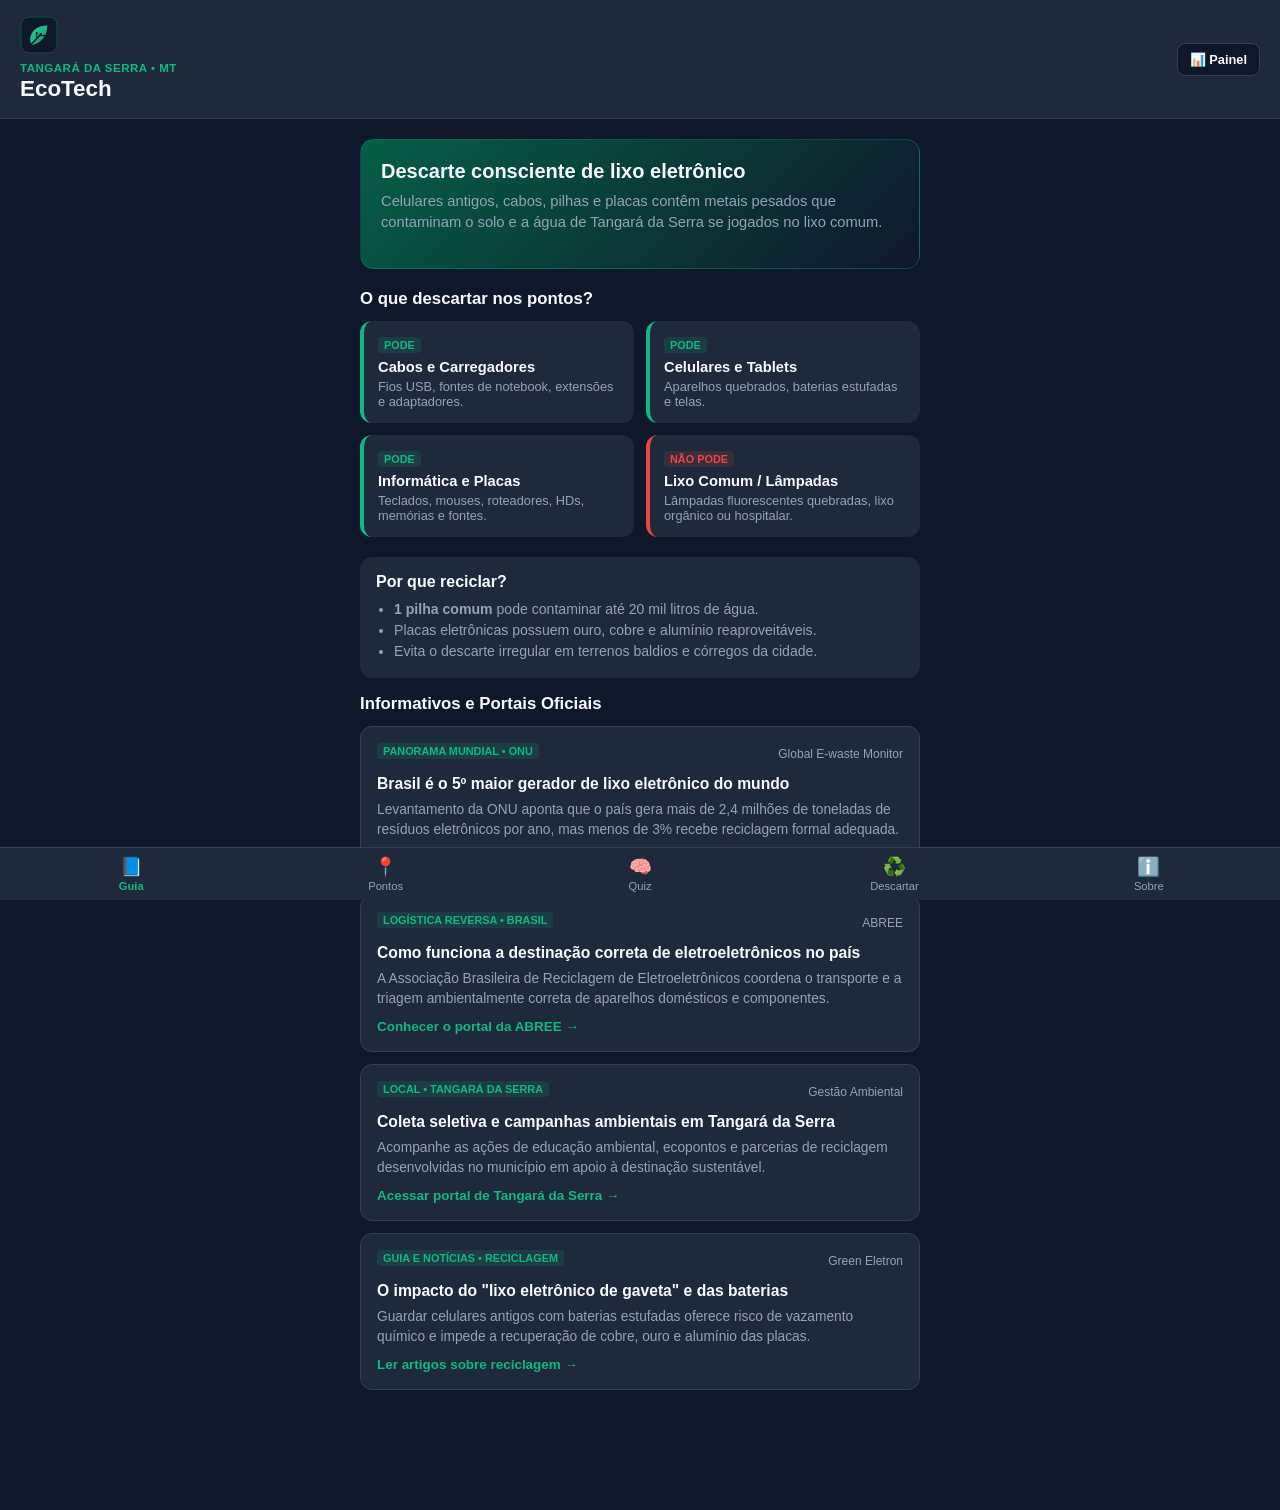
<file: index.html>
<!DOCTYPE html>
<html lang="pt-BR">

<head>
    <link rel="icon" type="image/svg+xml" href="logo-ecotech.svg" />
    <meta charset="UTF-8" />
    <meta name="viewport" content="width=device-width, initial-scale=1.0, maximum-scale=1.0, user-scalable=no" />
    <meta name="theme-color" content="#0f172a" />
    <title>EcoTech TGA — Lixo Eletrônico</title>
    <link rel="manifest" href="manifest.json" />
    <link rel="stylesheet" href="style.css" />
</head>

<body>
    <header class="app-header">
        <div class="brand-box">
            <img src="logo-ecotech.svg" alt="Símbolo EcoTech" class="brand-logo" />
            <div class="header-info">
                <span class="badge">Tangará da Serra • MT</span>
                <h1>EcoTech</h1>
            </div>
        </div>
        <div class="header-actions">
            <a href="painel.html" class="btn-panel" title="Painel de Monitoramento">📊 Painel</a>
            <button id="btnInstall" class="btn-install hidden">Instalar App</button>
        </div>
    </header>

    <main id="app-content">
        <!-- ABA 1: INÍCIO / GUIA -->
        <section id="tab-guia" class="tab-view active">
            <div class="hero-card">
                <h2>Descarte consciente de lixo eletrônico</h2>
                <p>Celulares antigos, cabos, pilhas e placas contêm metais pesados que contaminam o solo e a água de
                    Tangará da Serra se jogados no lixo comum.</p>
            </div>

            <h3>O que descartar nos pontos?</h3>
            <div class="grid-cards">
                <div class="info-card ok">
                    <span class="tag">PODE</span>
                    <h4>Cabos e Carregadores</h4>
                    <p>Fios USB, fontes de notebook, extensões e adaptadores.</p>
                </div>
                <div class="info-card ok">
                    <span class="tag">PODE</span>
                    <h4>Celulares e Tablets</h4>
                    <p>Aparelhos quebrados, baterias estufadas e telas.</p>
                </div>
                <div class="info-card ok">
                    <span class="tag">PODE</span>
                    <h4>Informática e Placas</h4>
                    <p>Teclados, mouses, roteadores, HDs, memórias e fontes.</p>
                </div>
                <div class="info-card no">
                    <span class="tag">NÃO PODE</span>
                    <h4>Lixo Comum / Lâmpadas</h4>
                    <p>Lâmpadas fluorescentes quebradas, lixo orgânico ou hospitalar.</p>
                </div>
            </div>

            <div class="impact-box">
                <h4>Por que reciclar?</h4>
                <ul>
                    <li><strong>1 pilha comum</strong> pode contaminar até 20 mil litros de água.</li>
                    <li>Placas eletrônicas possuem ouro, cobre e alumínio reaproveitáveis.</li>
                    <li>Evita o descarte irregular em terrenos baldios e córregos da cidade.</li>
                </ul>
            </div>

            <h3>Informativos e Portais Oficiais</h3>
            <div class="news-list">
                <article class="news-card">
                    <div class="news-meta">
                        <span class="tag">PANORAMA MUNDIAL • ONU</span>
                        <small>Global E-waste Monitor</small>
                    </div>
                    <h4>Brasil é o 5º maior gerador de lixo eletrônico do mundo</h4>
                    <p>Levantamento da ONU aponta que o país gera mais de 2,4 milhões de toneladas de resíduos
                        eletrônicos
                        por ano, mas menos de 3% recebe reciclagem formal adequada.</p>
                    <a href="https://ewastemonitor.info/" target="_blank" rel="noopener noreferrer"
                        class="news-link">Acessar dados da ONU (E-waste Monitor) →</a>
                </article>

                <article class="news-card">
                    <div class="news-meta">
                        <span class="tag">LOGÍSTICA REVERSA • BRASIL</span>
                        <small>ABREE</small>
                    </div>
                    <h4>Como funciona a destinação correta de eletroeletrônicos no país</h4>
                    <p>A Associação Brasileira de Reciclagem de Eletroeletrônicos coordena o transporte e a triagem
                        ambientalmente correta de aparelhos domésticos e componentes.</p>
                    <a href="https://abree.org.br/" target="_blank" rel="noopener noreferrer" class="news-link">Conhecer
                        o
                        portal da ABREE →</a>
                </article>

                <article class="news-card">
                    <div class="news-meta">
                        <span class="tag">LOCAL • TANGARÁ DA SERRA</span>
                        <small>Gestão Ambiental</small>
                    </div>
                    <h4>Coleta seletiva e campanhas ambientais em Tangará da Serra</h4>
                    <p>Acompanhe as ações de educação ambiental, ecopontos e parcerias de reciclagem desenvolvidas no
                        município em apoio à destinação sustentável.</p>
                    <a href="https://tangaradaserra.mt.gov.br/" target="_blank" rel="noopener noreferrer"
                        class="news-link">Acessar portal de Tangará da Serra →</a>
                </article>

                <article class="news-card">
                    <div class="news-meta">
                        <span class="tag">GUIA E NOTÍCIAS • RECICLAGEM</span>
                        <small>Green Eletron</small>
                    </div>
                    <h4>O impacto do "lixo eletrônico de gaveta" e das baterias</h4>
                    <p>Guardar celulares antigos com baterias estufadas oferece risco de vazamento químico e impede a
                        recuperação de cobre, ouro e alumínio das placas.</p>
                    <a href="https://greeneletron.org.br/blog/" target="_blank" rel="noopener noreferrer"
                        class="news-link">Ler artigos sobre reciclagem →</a>
                </article>
            </div>
        </section>

        <!-- ABA 2: PONTOS DE COLETA EM TANGARÁ -->
        <section id="tab-pontos" class="tab-view">
            <h2>Pontos de Coleta — Tangará da Serra</h2>
            <p class="subtitle">Locais para entrega voluntária de resíduos eletroeletrônicos na cidade:</p>

            <div class="point-card featured">
                <div class="point-header">
                    <span class="featured-badge">⭐ Recomendado • Ponto Principal</span>
                    <h3>COOPERTAN — Cooperativa de Reciclagem</h3>
                </div>
                <p>Ponto principal parceiro para recebimento, triagem e destinação ambientalmente correta de lixo
                    eletrônico, cabos, placas, computadores e periféricos em Tangará da Serra.</p>
                <a href="https://maps.app.goo.gl/ckA5drokcVVUzpir9" target="_blank" rel="noopener noreferrer"
                    class="btn-map btn-featured">Traçar Rota no Google Maps</a>
            </div>

            <div class="point-card">
                <div class="point-header">
                    <span class="point-type">Ponto Oficial / Público</span>
                    <h3>SAMAE / Ecopontos Municipais</h3>
                </div>
                <p>Recebimento de pequenos volumes de eletroeletrônicos e resíduos domésticos nos setores da cidade
                    (limite de 1m³ por CPF/dia).</p>
                <a href="https://www.google.com/maps/search/SAMAE+Tangara+da+Serra+MT" target="_blank"
                    rel="noopener noreferrer" class="btn-map">Abrir no Google Maps</a>
            </div>

            <div class="point-card">
                <div class="point-header">
                    <span class="point-type">Ponto Educacional / Parceiro</span>
                    <h3>IFMT / UNEMAT / Escolas Parceiras</h3>
                </div>
                <p>Pontos de entrega voluntária vinculados às campanhas de educação ambiental e coleta seletiva na rede
                    de ensino local.</p>
                <a href="https://www.google.com/maps/search/IFMT+Tangara+da+Serra+MT" target="_blank"
                    rel="noopener noreferrer" class="btn-map">Abrir no Google Maps</a>
            </div>

            <div class="point-card">
                <div class="point-header">
                    <span class="point-type">Ponto Projeto EcoTech</span>
                    <h3>Caixa Coletora — Polo / Parceiro Local</h3>
                </div>
                <p>Ponto temporário de arrecadação de cabos, pilhas, carregadores e pequenos periféricos para destinação
                    ambientalmente correta.</p>
                <a href="https://www.google.com/maps/search/Centro+Tangara+da+Serra+MT" target="_blank"
                    rel="noopener noreferrer" class="btn-map">Ver Localização</a>
            </div>
        </section>

        <!-- ABA 3: QUIZ EDUCATIVO -->
        <section id="tab-quiz" class="tab-view">
            <h2>Quiz EcoTech</h2>
            <p class="subtitle">Teste seus conhecimentos sobre lixo eletrônico (5 perguntas rápidas):</p>

            <div id="quiz-container" class="card-box">
                <div id="quiz-progress">Pergunta 1 de 5</div>
                <h3 id="quiz-question">Carregando...</h3>
                <div id="quiz-options" class="options-list"></div>
                <div id="quiz-feedback" class="feedback hidden"></div>
                <button id="btn-next-question" class="btn-primary hidden">Próxima Pergunta</button>
            </div>

            <div id="quiz-result" class="card-box hidden">
                <h3>Resultado Final</h3>
                <p id="quiz-score-text"></p>
                <button id="btn-restart-quiz" class="btn-primary">Refazer Quiz</button>
            </div>
        </section>

        <!-- ABA 4: REGISTRO DE DESCARTE -->
        <section id="tab-registro" class="tab-view">
            <h2>Registrar Descarte</h2>
            <p class="subtitle">Vai levar algum item ao ponto de coleta em Tangará da Serra? Registre aqui para
                contabilizarmos o impacto do projeto:</p>

            <form id="discard-form" class="card-box">
                <label>Bairro em Tangará da Serra:</label>
                <input type="text" id="bairro" placeholder="Ex: Centro, Vila Alta, Jardim Europa..." required />

                <label>O que você vai descartar?</label>
                <div class="checkbox-group">
                    <label><input type="checkbox" name="item" value="Cabos/Carregadores" /> Cabos e Carregadores</label>
                    <label><input type="checkbox" name="item" value="Pilhas/Baterias" /> Pilhas e Baterias</label>
                    <label><input type="checkbox" name="item" value="Celular/Tablet" /> Celular ou Tablet</label>
                    <label><input type="checkbox" name="item" value="Periféricos/Placas" /> Mouse, Teclado ou
                        Placas</label>
                </div>

                <label>Quantidade aproximada de peças:</label>
                <input type="number" id="qtd" min="1" max="100" value="1" required />

                <button type="submit" class="btn-primary">Confirmar Registro</button>
            </form>

            <div class="stats-card">
                <h4>Impacto Registrado no App</h4>
                <p><strong id="total-registros">0</strong> descartes registrados pela comunidade</p>
                <p><strong id="total-pecas">0</strong> peças encaminhadas para descarte correto</p>
            </div>
        </section>

        <!-- ABA 5: SOBRE, SEGURANÇA E DIREITOS AUTORAIS -->
        <section id="tab-sobre" class="tab-view">
            <h2>Sobre o EcoTech</h2>
            <p class="subtitle">Transparência, normas de segurança e informações institucionais do projeto:</p>

            <div class="card-box">
                <span class="tag">PROPÓSITO DO PROJETO</span>
                <h3>Por que o EcoTech foi criado?</h3>
                <p class="legal-text">
                    O <strong>Projeto EcoTech</strong> é uma iniciativa de extensão universitária do curso de Análise e
                    Desenvolvimento de Sistemas, desenvolvida com foco na comunidade de <strong>Tangará da Serra -
                        MT</strong>.
                </p>
                <p class="legal-text">
                    Seu objetivo é unir tecnologia acessível e educação ambiental para orientar a população sobre os
                    riscos do descarte irregular de resíduos eletroeletrônicos e facilitar o acesso aos pontos de coleta
                    da cidade.
                </p>
            </div>

            <div class="card-box security-card">
                <span class="tag">NORMAS DE SEGURANÇA</span>
                <h3>Proteção de Dados e Manuseio</h3>
                <ul class="legal-list">
                    <li><strong>Sanitização de Dados (LGPD):</strong> Antes de descartar celulares, notebooks ou HDs,
                        faça backup, remova chips (SIM) e cartões SD, desvincule suas contas (Google/iCloud) e restaure
                        o aparelho para os padrões de fábrica.</li>
                    <li><strong>Segurança Física de Baterias:</strong> Nunca perfure, amasse, desmonte ou incinere
                        baterias estufadas ou danificadas, pois há risco de vazamento tóxico e incêndio.</li>
                    <li><strong>Privacidade no Aplicativo:</strong> Este Web App não coleta dados pessoais sensíveis,
                        não exige cadastro e não utiliza cookies de rastreamento comercial.</li>
                </ul>
            </div>

            <div class="card-box">
                <span class="tag">DIREITOS AUTORAIS E AVISO LEGAL</span>
                <h3>Propriedade Intelectual</h3>
                <p class="legal-text">
                    <strong>© 2026 Projeto EcoTech TGA.</strong> Aplicação desenvolvida exclusivamente para fins
                    educacionais, comunitários e sem fins lucrativos.
                </p>
                <p class="legal-text">
                    As marcas, logotipos e endereços de entidades públicas e cooperativas citadas (como COOPERTAN, SAMAE
                    e instituições de ensino) pertencem aos seus respectivos órgãos e são divulgados apenas como
                    utilidade pública.
                </p>
            </div>
        </section>
    </main>

    <!-- NAVEGAÇÃO INFERIOR ESTILO APP -->
    <nav class="bottom-nav">
        <button class="nav-btn active" data-target="tab-guia">
            <span>📘</span>
            <small>Guia</small>
        </button>
        <button class="nav-btn" data-target="tab-pontos">
            <span>📍</span>
            <small>Pontos</small>
        </button>
        <button class="nav-btn" data-target="tab-quiz">
            <span>🧠</span>
            <small>Quiz</small>
        </button>
        <button class="nav-btn" data-target="tab-registro">
            <span>♻️</span>
            <small>Descartar</small>
        </button>
        <button class="nav-btn" data-target="tab-sobre">
            <span>ℹ️</span>
            <small>Sobre</small>
        </button>
    </nav>

    <script src="app.js"></script>
</body>

</html>
</file>
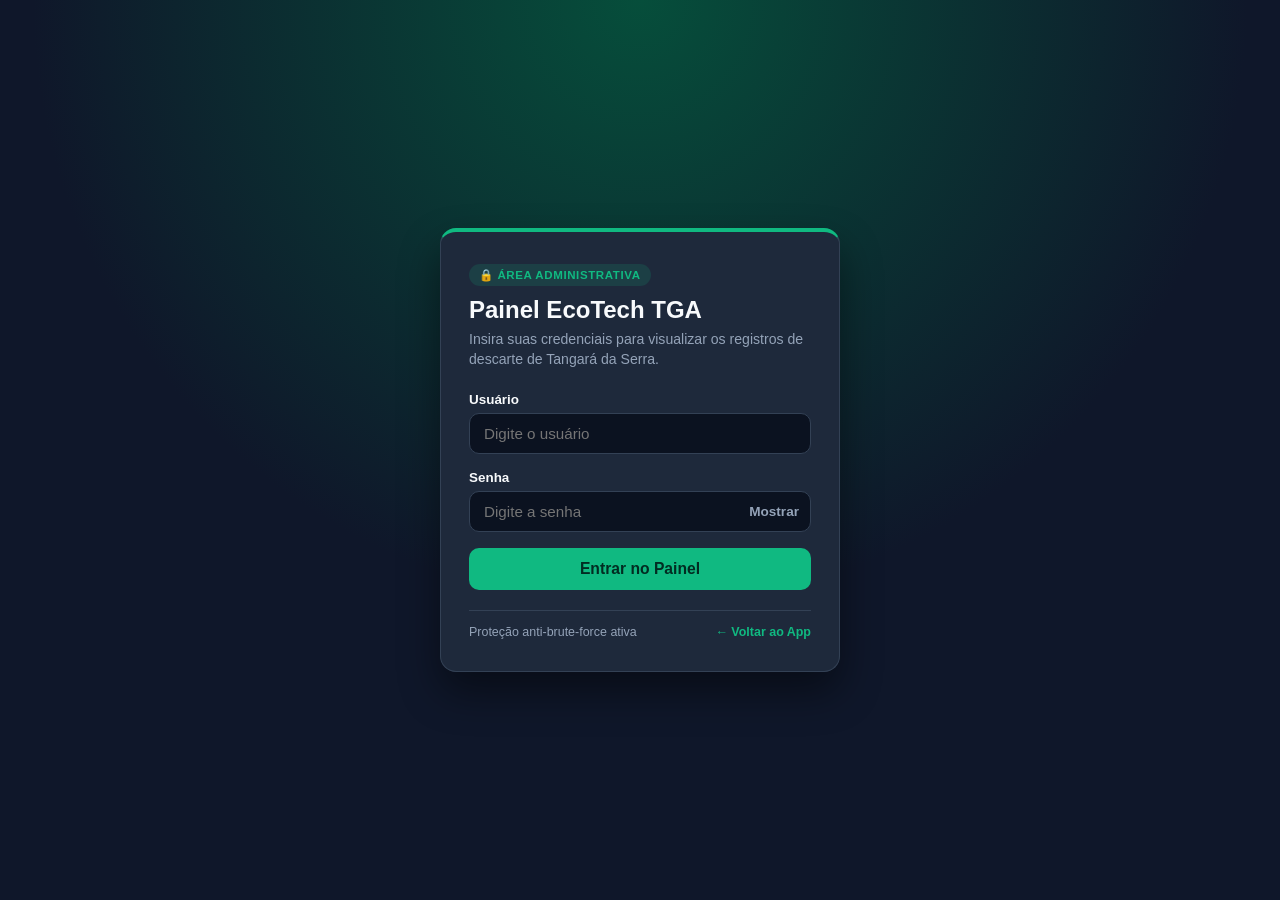
<file: painel.html>
<!DOCTYPE html>
<html lang="pt-BR">

<head>
    <meta charset="UTF-8" />
    <meta name="viewport" content="width=device-width, initial-scale=1.0" />
    <meta name="theme-color" content="#0f172a" />
    <title>Acesso Restrito — Painel EcoTech TGA</title>
    <style>
        :root {
            --bg: #0f172a;
            --surface: #1e293b;
            --surface-alt: #0b1220;
            --primary: #10b981;
            --primary-soft: rgba(16, 185, 129, 0.15);
            --danger: #ef4444;
            --danger-soft: rgba(239, 68, 68, 0.14);
            --warning: #f59e0b;
            --text: #f8fafc;
            --muted: #94a3b8;
            --border: #334155;
        }

        * {
            box-sizing: border-box;
            margin: 0;
            padding: 0;
            font-family: -apple-system, BlinkMacSystemFont, "Segoe UI", Roboto, sans-serif;
        }

        body {
            background: var(--bg);
            color: var(--text);
            min-height: 100vh;
        }

        .hidden {
            display: none !important;
        }

        /* ================= TELA DE LOGIN ================= */
        .login-wrapper {
            min-height: 100vh;
            display: flex;
            align-items: center;
            justify-content: center;
            padding: 20px;
            background: radial-gradient(circle at top, #064e3b 0%, var(--bg) 55%);
        }

        .login-card {
            width: 100%;
            max-width: 400px;
            background: var(--surface);
            border: 1px solid var(--border);
            border-top: 4px solid var(--primary);
            border-radius: 16px;
            padding: 32px 28px;
            box-shadow: 0 20px 40px rgba(0, 0, 0, 0.45);
        }

        .login-badge {
            display: inline-block;
            background: var(--primary-soft);
            color: var(--primary);
            font-size: 0.72rem;
            font-weight: 800;
            padding: 4px 10px;
            border-radius: 20px;
            letter-spacing: 0.6px;
            text-transform: uppercase;
            margin-bottom: 10px;
        }

        .login-card h1 {
            font-size: 1.5rem;
            margin-bottom: 6px;
        }

        .login-sub {
            font-size: 0.88rem;
            color: var(--muted);
            margin-bottom: 22px;
            line-height: 1.4;
        }

        .form-group {
            margin-bottom: 16px;
        }

        .form-group label {
            display: block;
            font-size: 0.84rem;
            font-weight: 600;
            color: var(--text);
            margin-bottom: 6px;
        }

        .input-wrap {
            position: relative;
            display: flex;
            align-items: center;
        }

        .form-control {
            width: 100%;
            background: var(--surface-alt);
            border: 1px solid var(--border);
            color: var(--text);
            padding: 11px 14px;
            border-radius: 10px;
            font-size: 0.95rem;
            outline: none;
            transition: border-color 0.15s ease;
        }

        .form-control:focus {
            border-color: var(--primary);
        }

        .toggle-pass {
            position: absolute;
            right: 12px;
            background: none;
            border: none;
            color: var(--muted);
            cursor: pointer;
            font-size: 0.85rem;
            font-weight: 600;
        }

        /* CAMPO HONEYPOT ANTI-SPAM (INVISÍVEL PARA HUMANOS) */
        .hp-field {
            position: absolute;
            left: -9999px;
            width: 1px;
            height: 1px;
            opacity: 0;
            pointer-events: none;
        }

        .captcha-box {
            background: var(--surface-alt);
            border: 1px dashed var(--warning);
            padding: 12px;
            border-radius: 10px;
            margin-bottom: 16px;
        }

        .captcha-box label {
            color: #fbbf24;
            font-size: 0.82rem;
        }

        .alert-box {
            padding: 11px 14px;
            border-radius: 10px;
            font-size: 0.85rem;
            margin-bottom: 16px;
            line-height: 1.4;
            background: var(--danger-soft);
            border: 1px solid rgba(239, 68, 68, 0.4);
            color: #fca5a5;
        }

        .btn-login {
            width: 100%;
            background: var(--primary);
            color: #022c22;
            border: none;
            padding: 12px;
            border-radius: 10px;
            font-size: 0.98rem;
            font-weight: 800;
            cursor: pointer;
            transition: filter 0.15s ease;
        }

        .btn-login:hover:not(:disabled) {
            filter: brightness(1.08);
        }

        .btn-login:disabled {
            opacity: 0.55;
            cursor: not-allowed;
        }

        .login-footer {
            margin-top: 20px;
            padding-top: 14px;
            border-top: 1px solid var(--border);
            display: flex;
            justify-content: space-between;
            align-items: center;
            font-size: 0.78rem;
            color: var(--muted);
        }

        .login-footer a {
            color: var(--primary);
            text-decoration: none;
            font-weight: 600;
        }

        /* ================= PAINEL ADMINISTRATIVO ================= */
        #dashboard-screen {
            padding-bottom: 40px;
        }

        header {
            background: var(--surface);
            border-bottom: 1px solid var(--border);
            padding: 18px 24px;
            position: sticky;
            top: 0;
            z-index: 10;
        }

        .header-inner {
            max-width: 1040px;
            margin: 0 auto;
            display: flex;
            justify-content: space-between;
            align-items: center;
            gap: 16px;
            flex-wrap: wrap;
        }

        .badge {
            font-size: 0.72rem;
            font-weight: 800;
            color: var(--primary);
            text-transform: uppercase;
            letter-spacing: 0.6px;
        }

        header h1 {
            font-size: 1.4rem;
            margin-top: 2px;
        }

        .actions {
            display: flex;
            gap: 10px;
            flex-wrap: wrap;
        }

        .btn {
            background: var(--primary);
            color: #022c22;
            border: none;
            padding: 9px 14px;
            border-radius: 8px;
            font-weight: 700;
            font-size: 0.85rem;
            cursor: pointer;
            text-decoration: none;
            display: inline-flex;
            align-items: center;
            gap: 6px;
        }

        .btn:hover {
            filter: brightness(1.08);
        }

        .btn-outline {
            background: transparent;
            color: var(--text);
            border: 1px solid var(--border);
        }

        .btn-outline:hover {
            background: var(--border);
        }

        .btn-danger {
            background: var(--danger-soft);
            color: #fca5a5;
            border: 1px solid rgba(239, 68, 68, 0.35);
        }

        .btn-danger:hover {
            background: rgba(239, 68, 68, 0.25);
        }

        main {
            max-width: 1040px;
            margin: 24px auto 0;
            padding: 0 20px;
        }

        .kpi-grid {
            display: grid;
            grid-template-columns: repeat(auto-fit, minmax(220px, 1fr));
            gap: 16px;
            margin-bottom: 24px;
        }

        .kpi-card {
            background: var(--surface);
            border: 1px solid var(--border);
            border-top: 4px solid var(--primary);
            border-radius: 12px;
            padding: 18px 20px;
        }

        .kpi-label {
            font-size: 0.82rem;
            color: var(--muted);
            font-weight: 600;
            text-transform: uppercase;
            letter-spacing: 0.4px;
        }

        .kpi-value {
            font-size: 2rem;
            font-weight: 800;
            color: var(--text);
            margin-top: 6px;
        }

        .kpi-sub {
            font-size: 0.8rem;
            color: var(--primary);
            margin-top: 4px;
        }

        .analytics-grid {
            display: grid;
            grid-template-columns: 1fr 1fr;
            gap: 16px;
            margin-bottom: 24px;
        }

        @media (max-width: 720px) {
            .analytics-grid {
                grid-template-columns: 1fr;
            }
        }

        .panel-box {
            background: var(--surface);
            border: 1px solid var(--border);
            border-radius: 12px;
            padding: 20px;
        }

        .panel-box h2 {
            font-size: 1.05rem;
            margin-bottom: 14px;
            color: var(--text);
        }

        .bar-item {
            margin-bottom: 12px;
        }

        .bar-header {
            display: flex;
            justify-content: space-between;
            font-size: 0.85rem;
            margin-bottom: 5px;
            color: var(--text);
        }

        .bar-header span:last-child {
            color: var(--primary);
            font-weight: 700;
        }

        .bar-track {
            width: 100%;
            height: 8px;
            background: var(--surface-alt);
            border-radius: 6px;
            overflow: hidden;
        }

        .bar-fill {
            height: 100%;
            background: var(--primary);
            border-radius: 6px;
            transition: width 0.3s ease;
        }

        .table-header {
            display: flex;
            justify-content: space-between;
            align-items: center;
            gap: 12px;
            flex-wrap: wrap;
            margin-bottom: 14px;
        }

        .search-input {
            background: var(--surface-alt);
            border: 1px solid var(--border);
            color: var(--text);
            padding: 9px 12px;
            border-radius: 8px;
            font-size: 0.88rem;
            min-width: 240px;
        }

        .table-wrapper {
            overflow-x: auto;
        }

        table {
            width: 100%;
            border-collapse: collapse;
            font-size: 0.9rem;
        }

        th,
        td {
            text-align: left;
            padding: 12px 14px;
            border-bottom: 1px solid var(--border);
        }

        th {
            color: var(--muted);
            font-size: 0.78rem;
            text-transform: uppercase;
            letter-spacing: 0.5px;
            background: var(--surface-alt);
        }

        tr:hover td {
            background: rgba(255, 255, 255, 0.02);
        }

        .pill {
            display: inline-block;
            background: var(--primary-soft);
            color: var(--primary);
            font-size: 0.78rem;
            font-weight: 700;
            padding: 3px 8px;
            border-radius: 6px;
        }

        .status-msg {
            text-align: center;
            padding: 28px;
            color: var(--muted);
            font-size: 0.92rem;
        }

        @media print {
            body {
                background: #ffffff;
                color: #0f172a;
            }

            #login-screen,
            .actions,
            .search-input {
                display: none !important;
            }

            header {
                position: static;
                background: #ffffff;
                border-bottom: 2px solid #10b981;
            }

            .kpi-card,
            .panel-box {
                background: #f8fafc;
                border: 1px solid #cbd5e1;
                color: #0f172a;
            }

            .kpi-value,
            .panel-box h2,
            .bar-header {
                color: #0f172a;
            }

            th {
                background: #e2e8f0;
                color: #0f172a;
            }

            td {
                border-bottom: 1px solid #cbd5e1;
            }
        }
    </style>
</head>

<body>

    <!-- ================= TELA DE AUTENTICAÇÃO ================= -->
    <section id="login-screen" class="login-wrapper">
        <div class="login-card">
            <span class="login-badge">🔒 Área Administrativa</span>
            <h1>Painel EcoTech TGA</h1>
            <p class="login-sub">Insira suas credenciais para visualizar os registros de descarte de Tangará da Serra.
            </p>

            <div id="login-alert" class="alert-box hidden"></div>

            <form id="login-form" autocomplete="off">
                <!-- Honeypot anti-spam (bots preenchem automaticamente, humanos não veem) -->
                <div class="hp-field" aria-hidden="true">
                    <label for="website_confirm">Não preencha este campo</label>
                    <input type="text" id="website_confirm" name="website_confirm" tabindex="-1" autocomplete="off" />
                </div>

                <div class="form-group">
                    <label for="login-user">Usuário</label>
                    <input type="text" id="login-user" class="form-control" placeholder="Digite o usuário" required />
                </div>

                <div class="form-group">
                    <label for="login-pass">Senha</label>
                    <div class="input-wrap">
                        <input type="password" id="login-pass" class="form-control" placeholder="Digite a senha"
                            required />
                        <button type="button" id="btn-toggle-pass" class="toggle-pass">Mostrar</button>
                    </div>
                </div>

                <!-- Desafio matemático anti-bot ativado após falhas -->
                <div id="captcha-box" class="captcha-box hidden">
                    <label id="captcha-label" for="captcha-answer">Verificação de segurança:</label>
                    <input type="number" id="captcha-answer" class="form-control" placeholder="Resultado da soma" />
                </div>

                <button type="submit" id="btn-submit-login" class="btn-login">Entrar no Painel</button>
            </form>

            <div class="login-footer">
                <span>Proteção anti-brute-force ativa</span>
                <a href="index.html">← Voltar ao App</a>
            </div>
        </div>
    </section>

    <!-- ================= PAINEL PROTEGIDO ================= -->
    <div id="dashboard-screen" class="hidden">
        <header>
            <div class="header-inner">
                <div>
                    <span class="badge">Monitoramento Extensionista • Tangará da Serra - MT</span>
                    <h1>Painel EcoTech TGA</h1>
                </div>
                <div class="actions">
                    <button class="btn" onclick="carregarDados()">🔄 Atualizar</button>
                    <button class="btn btn-outline" onclick="window.print()">🖨️ Exportar PDF</button>
                    <button class="btn btn-danger" onclick="encerrarSessao()">Sair</button>
                </div>
            </div>
        </header>

        <main>
            <section class="kpi-grid">
                <div class="kpi-card">
                    <div class="kpi-label">Descartes Registrados</div>
                    <div class="kpi-value" id="kpi-registros">—</div>
                    <div class="kpi-sub">Solicitações enviadas pela comunidade</div>
                </div>
                <div class="kpi-card">
                    <div class="kpi-label">Total de Peças</div>
                    <div class="kpi-value" id="kpi-pecas">—</div>
                    <div class="kpi-sub">Itens encaminhados para triagem</div>
                </div>
                <div class="kpi-card">
                    <div class="kpi-label">Bairros Alcançados</div>
                    <div class="kpi-value" id="kpi-bairros">—</div>
                    <div class="kpi-sub">Regiões participantes em Tangará</div>
                </div>
            </section>

            <section class="analytics-grid">
                <div class="panel-box">
                    <h2>📦 Materiais Mais Registrados</h2>
                    <div id="chart-materiais">
                        <p class="status-msg">Carregando indicadores...</p>
                    </div>
                </div>
                <div class="panel-box">
                    <h2>📍 Participação por Bairro</h2>
                    <div id="chart-bairros">
                        <p class="status-msg">Carregando bairros...</p>
                    </div>
                </div>
            </section>

            <section class="panel-box">
                <div class="table-header">
                    <h2>📋 Histórico de Requisições Recebidas</h2>
                    <input type="text" id="filtro" class="search-input" placeholder="Filtrar por bairro ou item..."
                        oninput="filtrarTabela()" />
                </div>

                <div class="table-wrapper">
                    <table>
                        <thead>
                            <tr>
                                <th>Data / Hora</th>
                                <th>Bairro</th>
                                <th>Itens Descartados</th>
                                <th>Quantidade</th>
                            </tr>
                        </thead>
                        <tbody id="tabela-corpo">
                            <tr>
                                <td colspan="4" class="status-msg">Sincronizando com o Google Sheets...</td>
                            </tr>
                        </tbody>
                    </table>
                </div>
            </section>
        </main>
    </div>

    <script>
        const GOOGLE_SHEETS_URL = "https://script.google.com/macros/s/AKfycbyVTZ4cJou_Ewlf6inJYzIhCHweU7HN-sXzA4SWSY4LX57hU9tX_LOWfz5EiU9DQX0PxQ/exec";

        // ================= CAMADA DE SEGURANÇA & ANTI-SPAM =================
        const AUTH_STORAGE_KEY = "ecotech_auth_guard_v1";
        const SESSION_KEY = "ecotech_panel_session";
        const PAGE_LOAD_TIME = Date.now();

        // Vetor ofuscado com salt dinâmico (evita credencial em texto puro no código-fonte)
        const _uVec = [111, 72, 67, 89, 75, 76, 88, 3, 3];
        const _pVec = [111, 72, 67, 89, 75, 76, 88, 3, 3];
        const _kSeed = 42;

        let captchaExpected = null;
        let lockTimerInterval = null;

        function getGuardState() {
            try {
                return JSON.parse(localStorage.getItem(AUTH_STORAGE_KEY)) || { fails: 0, lockUntil: 0 };
            } catch {
                return { fails: 0, lockUntil: 0 };
            }
        }

        function saveGuardState(state) {
            localStorage.setItem(AUTH_STORAGE_KEY, JSON.stringify(state));
        }

        function showAlert(msg) {
            const box = document.getElementById("login-alert");
            box.textContent = msg;
            box.classList.remove("hidden");
        }

        function hideAlert() {
            document.getElementById("login-alert").classList.add("hidden");
        }

        function gerarDesafioCaptcha() {
            const a = Math.floor(Math.random() * 9) + 2;
            const b = Math.floor(Math.random() * 9) + 1;
            captchaExpected = a + b;
            document.getElementById("captcha-label").textContent = `Verificação anti-robô: quanto é ${a} + ${b}?`;
            document.getElementById("captcha-answer").value = "";
            document.getElementById("captcha-answer").required = true;
            document.getElementById("captcha-box").classList.remove("hidden");
        }

        function verificarBloqueioAtivo() {
            const state = getGuardState();
            const btn = document.getElementById("btn-submit-login");

            if (state.fails >= 2 && captchaExpected === null) {
                gerarDesafioCaptcha();
            }

            if (state.lockUntil > Date.now()) {
                btn.disabled = true;
                if (lockTimerInterval) clearInterval(lockTimerInterval);

                const atualizarContador = () => {
                    const restante = Math.ceil((state.lockUntil - Date.now()) / 1000);
                    if (restante <= 0) {
                        clearInterval(lockTimerInterval);
                        btn.disabled = false;
                        hideAlert();
                        gerarDesafioCaptcha();
                        return;
                    }
                    showAlert(`Muitas tentativas incorretas. Acesso bloqueado temporariamente por ${restante}s.`);
                };

                atualizarContador();
                lockTimerInterval = setInterval(atualizarContador, 1000);
                return true;
            }

            btn.disabled = false;
            return false;
        }

        // Comparação criptográfica via Web Crypto (SHA-256) em tempo constante
        async function sha256Hex(texto) {
            const encoder = new TextEncoder();
            const data = encoder.encode("EcoTechTGA::2026::" + texto);
            const hashBuffer = await crypto.subtle.digest("SHA-256", data);
            return Array.from(new Uint8Array(hashBuffer))
                .map(b => b.toString(16).padStart(2, "0"))
                .join("");
        }

        function constantTimeEqual(a, b) {
            if (a.length !== b.length) return false;
            let diff = 0;
            for (let i = 0; i < a.length; i++) {
                diff |= a.charCodeAt(i) ^ b.charCodeAt(i);
            }
            return diff === 0;
        }

        function decodeRef(vec) {
            return vec.map((val, idx) => String.fromCharCode(val ^ (_kSeed + idx))).join("");
        }

        async function validarCredenciais(usuarioDigitado, senhaDigitada) {
            const [hashUserIn, hashPassIn, hashUserRef, hashPassRef] = await Promise.all([
                sha256Hex(usuarioDigitado),
                sha256Hex(senhaDigitada),
                sha256Hex(decodeRef(_uVec)),
                sha256Hex(decodeRef(_pVec))
            ]);
            return constantTimeEqual(hashUserIn, hashUserRef) && constantTimeEqual(hashPassIn, hashPassRef);
        }

        function liberarPainel() {
            document.getElementById("login-screen").classList.add("hidden");
            document.getElementById("dashboard-screen").classList.remove("hidden");
            carregarDados();
        }

        function encerrarSessao() {
            sessionStorage.removeItem(SESSION_KEY);
            document.getElementById("dashboard-screen").classList.add("hidden");
            document.getElementById("login-screen").classList.remove("hidden");
            document.getElementById("login-form").reset();
            hideAlert();
        }

        // Mostrar / Ocultar senha
        document.getElementById("btn-toggle-pass").addEventListener("click", function () {
            const input = document.getElementById("login-pass");
            const isPass = input.type === "password";
            input.type = isPass ? "text" : "password";
            this.textContent = isPass ? "Ocultar" : "Mostrar";
        });

        // Submissão do formulário de login
        document.getElementById("login-form").addEventListener("submit", async (e) => {
            e.preventDefault();

            if (verificarBloqueioAtivo()) return;

            const btn = document.getElementById("btn-submit-login");
            const honeypot = document.getElementById("website_confirm").value;
            const tempoPreenchimento = Date.now() - PAGE_LOAD_TIME;

            // 1. Regra Anti-Spam: bloqueia preenchimento de honeypot ou envio instantâneo de robô (< 1.2s)
            if (honeypot !== "" || tempoPreenchimento < 1200) {
                const state = getGuardState();
                state.fails += 3;
                state.lockUntil = Date.now() + 5 * 60 * 1000;
                saveGuardState(state);
                verificarBloqueioAtivo();
                return;
            }

            // 2. Regra Anti-Bot: valida desafio matemático se ativo
            if (captchaExpected !== null) {
                const resp = parseInt(document.getElementById("captcha-answer").value, 10);
                if (resp !== captchaExpected) {
                    showAlert("Resposta da verificação anti-robô incorreta. Tente novamente.");
                    gerarDesafioCaptcha();
                    return;
                }
            }

            btn.disabled = true;
            btn.textContent = "Verificando...";

            // 3. Atraso intencional de 800ms para frear ataques automatizados de força bruta
            await new Promise(resolve => setTimeout(resolve, 800));

            const user = document.getElementById("login-user").value.trim();
            const pass = document.getElementById("login-pass").value;
            const valido = await validarCredenciais(user, pass);

            if (valido) {
                saveGuardState({ fails: 0, lockUntil: 0 });
                sessionStorage.setItem(SESSION_KEY, "authenticated");
                btn.disabled = false;
                btn.textContent = "Entrar no Painel";
                hideAlert();
                liberarPainel();
            } else {
                const state = getGuardState();
                state.fails += 1;

                // Bloqueio progressivo: 3 erros = 60s | 5+ erros = 15 minutos
                if (state.fails >= 5) {
                    state.lockUntil = Date.now() + 15 * 60 * 1000;
                } else if (state.fails >= 3) {
                    state.lockUntil = Date.now() + 60 * 1000;
                }

                saveGuardState(state);
                btn.disabled = false;
                btn.textContent = "Entrar no Painel";

                if (!verificarBloqueioAtivo()) {
                    const restantes = 3 - state.fails;
                    if (state.fails >= 2) gerarDesafioCaptcha();
                    showAlert(
                        restantes > 0
                            ? `Usuário ou senha inválidos. Restam ${restantes} tentativa(s) antes do bloqueio.`
                            : `Usuário ou senha inválidos.`
                    );
                }
            }
        });

        // Inicialização da sessão
        if (sessionStorage.getItem(SESSION_KEY) === "authenticated") {
            liberarPainel();
        } else {
            verificarBloqueioAtivo();
        }

        // ================= LÓGICA DO PAINEL DE DADOS =================
        let registrosGlobais = [];

        function escaparHTML(texto) {
            const div = document.createElement("div");
            div.textContent = texto;
            return div.innerHTML;
        }

        function renderizarBarras(containerId, mapaContagem, totalBase) {
            const container = document.getElementById(containerId);
            const entradas = Object.entries(mapaContagem).sort((a, b) => b[1] - a[1]).slice(0, 6);

            if (entradas.length === 0) {
                container.innerHTML = '<p class="status-msg">Nenhum dado registrado ainda.</p>';
                return;
            }

            container.innerHTML = entradas.map(([nome, valor]) => {
                const pct = totalBase > 0 ? Math.min(100, Math.round((valor / totalBase) * 100)) : 0;
                return `
          <div class="bar-item">
            <div class="bar-header">
              <span>${escaparHTML(nome)}</span>
              <span>${valor} (${pct}%)</span>
            </div>
            <div class="bar-track">
              <div class="bar-fill" style="width: ${pct}%"></div>
            </div>
          </div>
        `;
            }).join("");
        }

        function renderizarTabela(lista) {
            const tbody = document.getElementById("tabela-corpo");

            if (lista.length === 0) {
                tbody.innerHTML = '<tr><td colspan="4" class="status-msg">Nenhum registro encontrado.</td></tr>';
                return;
            }

            tbody.innerHTML = lista.map(item => `
        <tr>
          <td>${escaparHTML(item.data)}</td>
          <td><strong>${escaparHTML(item.bairro)}</strong></td>
          <td>${escaparHTML(item.itens)}</td>
          <td><span class="pill">${item.qtd} ${item.qtd === 1 ? "peça" : "peças"}</span></td>
        </tr>
      `).join("");
        }

        function filtrarTabela() {
            const termo = document.getElementById("filtro").value.toLowerCase().trim();
            if (!termo) {
                renderizarTabela(registrosGlobais);
                return;
            }
            const filtrados = registrosGlobais.filter(r =>
                r.bairro.toLowerCase().includes(termo) ||
                r.itens.toLowerCase().includes(termo) ||
                r.data.toLowerCase().includes(termo)
            );
            renderizarTabela(filtrados);
        }

        async function carregarDados() {
            const tbody = document.getElementById("tabela-corpo");
            tbody.innerHTML = '<tr><td colspan="4" class="status-msg">Atualizando registros...</td></tr>';

            try {
                const res = await fetch(GOOGLE_SHEETS_URL);
                const data = await res.json();

                registrosGlobais = Array.isArray(data.lista) ? data.lista : [];

                document.getElementById("kpi-registros").textContent = data.registros ?? registrosGlobais.length;
                document.getElementById("kpi-pecas").textContent = data.pecas ?? 0;

                const mapaBairros = {};
                const mapaMateriais = {};
                let totalMencoesMateriais = 0;

                registrosGlobais.forEach(reg => {
                    const bairroNorm = reg.bairro.trim() || "Não informado";
                    mapaBairros[bairroNorm] = (mapaBairros[bairroNorm] || 0) + 1;

                    reg.itens.split(",").forEach(cat => {
                        const c = cat.trim();
                        if (c) {
                            mapaMateriais[c] = (mapaMateriais[c] || 0) + 1;
                            totalMencoesMateriais++;
                        }
                    });
                });

                document.getElementById("kpi-bairros").textContent = Object.keys(mapaBairros).length;

                renderizarBarras("chart-materiais", mapaMateriais, totalMencoesMateriais);
                renderizarBarras("chart-bairros", mapaBairros, registrosGlobais.length);
                renderizarTabela(registrosGlobais);
            } catch (err) {
                tbody.innerHTML = '<tr><td colspan="4" class="status-msg">Erro ao conectar com a planilha. Verifique a implantação do Apps Script.</td></tr>';
            }
        }
    </script>
</body>

</html>
</file>
<file: style.css>
:root {
    --bg: #0f172a;
    --surface: #1e293b;
    --primary: #10b981;
    --primary-dark: #059669;
    --text: #f8fafc;
    --muted: #94a3b8;
    --danger: #ef4444;
}

* {
    box-sizing: border-box;
    margin: 0;
    padding: 0;
    font-family: -apple-system, BlinkMacSystemFont, "Segoe UI", Roboto, sans-serif;
}

body {
    background-color: var(--bg);
    color: var(--text);
    padding-bottom: 84px;
}

.app-header {
    background: var(--surface);
    padding: 16px 20px;
    display: flex;
    justify-content: space-between;
    align-items: center;
    border-bottom: 1px solid #334155;
    position: sticky;
    top: 0;
    z-index: 10;
}

.badge {
    font-size: 0.72rem;
    color: var(--primary);
    font-weight: 700;
    text-transform: uppercase;
    letter-spacing: 0.5px;
}

.app-header h1 {
    font-size: 1.4rem;
}

.btn-install {
    background: var(--primary);
    color: #022c22;
    border: none;
    padding: 8px 12px;
    border-radius: 8px;
    font-weight: 700;
    font-size: 0.8rem;
    cursor: pointer;
}

.hidden {
    display: none !important;
}

main {
    padding: 20px;
    max-width: 600px;
    margin: 0 auto;
}

/* CONTROLE DE EXIBIÇÃO DAS ABAS */
.tab-view {
    display: none !important;
}

.tab-view.active {
    display: block !important;
    animation: fadeIn 0.2s ease-in;
}

@keyframes fadeIn {
    from {
        opacity: 0;
        transform: translateY(4px);
    }

    to {
        opacity: 1;
        transform: translateY(0);
    }
}

.hero-card {
    background: linear-gradient(135deg, #065f46, #0f172a);
    border: 1px solid #10b98144;
    padding: 20px;
    border-radius: 14px;
    margin-bottom: 20px;
}

.hero-card h2 {
    font-size: 1.25rem;
    margin-bottom: 8px;
}

.hero-card p,
.subtitle {
    color: var(--muted);
    font-size: 0.92rem;
    line-height: 1.45;
    margin-bottom: 14px;
}

h2 {
    font-size: 1.3rem;
    margin-bottom: 6px;
}

h3 {
    margin-bottom: 12px;
    font-size: 1.05rem;
}

.grid-cards {
    display: grid;
    grid-template-columns: 1fr 1fr;
    gap: 12px;
    margin-bottom: 20px;
}

.info-card {
    background: var(--surface);
    padding: 14px;
    border-radius: 12px;
    border-left: 4px solid var(--primary);
}

.info-card.no {
    border-left-color: var(--danger);
}

.tag {
    font-size: 0.68rem;
    font-weight: 800;
    padding: 2px 6px;
    border-radius: 4px;
    background: #10b98122;
    color: var(--primary);
    display: inline-block;
    margin-bottom: 6px;
}

.info-card.no .tag {
    background: #ef444422;
    color: var(--danger);
}

.info-card h4 {
    font-size: 0.92rem;
    margin-bottom: 4px;
}

.info-card p {
    font-size: 0.8rem;
    color: var(--muted);
}

.impact-box,
.card-box,
.point-card,
.stats-card {
    background: var(--surface);
    padding: 16px;
    border-radius: 12px;
    margin-bottom: 16px;
}

.impact-box ul {
    padding-left: 18px;
    margin-top: 8px;
    color: var(--muted);
    font-size: 0.88rem;
    line-height: 1.5;
}

/* PONTOS DE COLETA */
.point-type {
    font-size: 0.72rem;
    color: var(--primary);
    font-weight: 700;
}

.point-card h3 {
    margin: 4px 0 8px;
}

.point-card p {
    font-size: 0.88rem;
    color: var(--muted);
    margin-bottom: 12px;
    line-height: 1.45;
}

.point-card.featured {
    background: linear-gradient(145deg, #064e3b 0%, var(--surface) 100%);
    border: 1.5px solid var(--primary);
    box-shadow: 0 6px 20px rgba(16, 185, 129, 0.16);
}

.featured-badge {
    display: inline-block;
    background: var(--primary);
    color: #022c22;
    font-size: 0.72rem;
    font-weight: 800;
    text-transform: uppercase;
    letter-spacing: 0.4px;
    padding: 4px 10px;
    border-radius: 6px;
    margin-bottom: 8px;
}

.point-card.featured h3 {
    font-size: 1.15rem;
    color: #ffffff;
}

.point-card.featured p {
    color: #e2e8f0;
}

.btn-featured {
    padding: 13px;
    font-size: 0.98rem;
    box-shadow: 0 4px 12px rgba(16, 185, 129, 0.25);
}

.btn-map,
.btn-primary {
    display: inline-block;
    width: 100%;
    text-align: center;
    background: var(--primary);
    color: #022c22;
    font-weight: 700;
    text-decoration: none;
    padding: 12px;
    border-radius: 10px;
    border: none;
    font-size: 0.95rem;
    cursor: pointer;
    margin-top: 8px;
}

/* QUIZ */
#quiz-progress {
    font-size: 0.8rem;
    color: var(--primary);
    margin-bottom: 8px;
    font-weight: 600;
}

.options-list {
    display: flex;
    flex-direction: column;
    gap: 8px;
    margin: 14px 0;
}

.option-btn {
    background: #0f172a;
    color: var(--text);
    border: 1px solid #334155;
    padding: 12px;
    border-radius: 8px;
    text-align: left;
    cursor: pointer;
    font-size: 0.9rem;
}

.option-btn.correct {
    border-color: var(--primary);
    background: #065f46;
}

.option-btn.wrong {
    border-color: var(--danger);
    background: #7f1d1d;
}

.feedback {
    font-size: 0.88rem;
    padding: 10px;
    border-radius: 8px;
    background: #0f172a;
    margin-bottom: 10px;
    line-height: 1.4;
}

/* FORMULÁRIO */
form label {
    display: block;
    font-size: 0.88rem;
    margin: 10px 0 6px;
    font-weight: 600;
}

input[type="text"],
input[type="number"] {
    width: 100%;
    padding: 10px;
    border-radius: 8px;
    border: 1px solid #334155;
    background: #0f172a;
    color: var(--text);
}

.checkbox-group label {
    font-weight: 400;
    display: flex;
    align-items: center;
    gap: 8px;
    margin: 6px 0;
}

.stats-card p {
    font-size: 0.9rem;
    color: var(--muted);
    margin-top: 6px;
}

.stats-card strong {
    color: var(--primary);
}

/* FEED DE INFORMATIVOS / NOTÍCIAS */
.news-list {
    display: flex;
    flex-direction: column;
    gap: 12px;
    margin-bottom: 16px;
}

.news-card {
    background: var(--surface);
    padding: 16px;
    border-radius: 12px;
    border: 1px solid #334155;
}

.news-meta {
    display: flex;
    justify-content: space-between;
    align-items: center;
    margin-bottom: 8px;
}

.news-meta small {
    color: var(--muted);
    font-size: 0.75rem;
}

.news-card h4 {
    font-size: 0.98rem;
    color: var(--text);
    margin-bottom: 6px;
    line-height: 1.35;
}

.news-card p {
    font-size: 0.86rem;
    color: var(--muted);
    line-height: 1.45;
}

.news-link {
    display: inline-block;
    margin-top: 10px;
    font-size: 0.84rem;
    font-weight: 700;
    color: var(--primary);
    text-decoration: none;
}

.news-link:hover {
    text-decoration: underline;
}

/* ABA SOBRE, SEGURANÇA E DIREITOS AUTORAIS */
.legal-text {
    font-size: 0.88rem;
    color: var(--muted);
    line-height: 1.5;
    margin-top: 8px;
}

.security-card {
    border-left: 4px solid #f59e0b;
}

.security-card .tag {
    background: rgba(245, 158, 11, 0.15);
    color: #fbbf24;
}

.legal-list {
    padding-left: 18px;
    margin-top: 10px;
    color: var(--muted);
    font-size: 0.86rem;
    line-height: 1.5;
}

.legal-list li {
    margin-bottom: 8px;
}

.legal-list strong {
    color: var(--text);
}

/* NAVEGAÇÃO INFERIOR */
.bottom-nav {
    position: fixed;
    bottom: 0;
    left: 0;
    right: 0;
    background: var(--surface);
    border-top: 1px solid #334155;
    display: flex;
    align-items: stretch;
    padding: 8px 4px;
    z-index: 20;
}

.nav-btn {
    flex: 1;
    min-width: 0;
    background: none;
    border: none;
    color: var(--muted);
    display: flex;
    flex-direction: column;
    align-items: center;
    justify-content: center;
    gap: 2px;
    font-size: 1.15rem;
    cursor: pointer;
}

.nav-btn small {
    font-size: 0.7rem;
    white-space: nowrap;
}

.nav-btn.active {
    color: var(--primary);
    font-weight: 700;
}

/* BOTÃO DE ACESSO AO PAINEL NO CABEÇALHO */
.header-actions {
    display: flex;
    align-items: center;
    gap: 8px;
}

.btn-panel {
    background: #0f172a;
    color: var(--text);
    border: 1px solid #334155;
    padding: 8px 12px;
    border-radius: 8px;
    font-weight: 700;
    font-size: 0.8rem;
    text-decoration: none;
    display: inline-flex;
    align-items: center;
    gap: 5px;
    transition: border-color 0.15s ease, color 0.15s ease;
}

.btn-panel:hover {
    border-color: var(--primary);
    color: var(--primary);
}

CSS .brand-box {
    display: flex;
    align-items: center;
    gap: 10px;
}

.brand-logo {
    width: 38px;
    height: 38px;
    border-radius: 10px;
    flex-shrink: 0;
}
</file>
